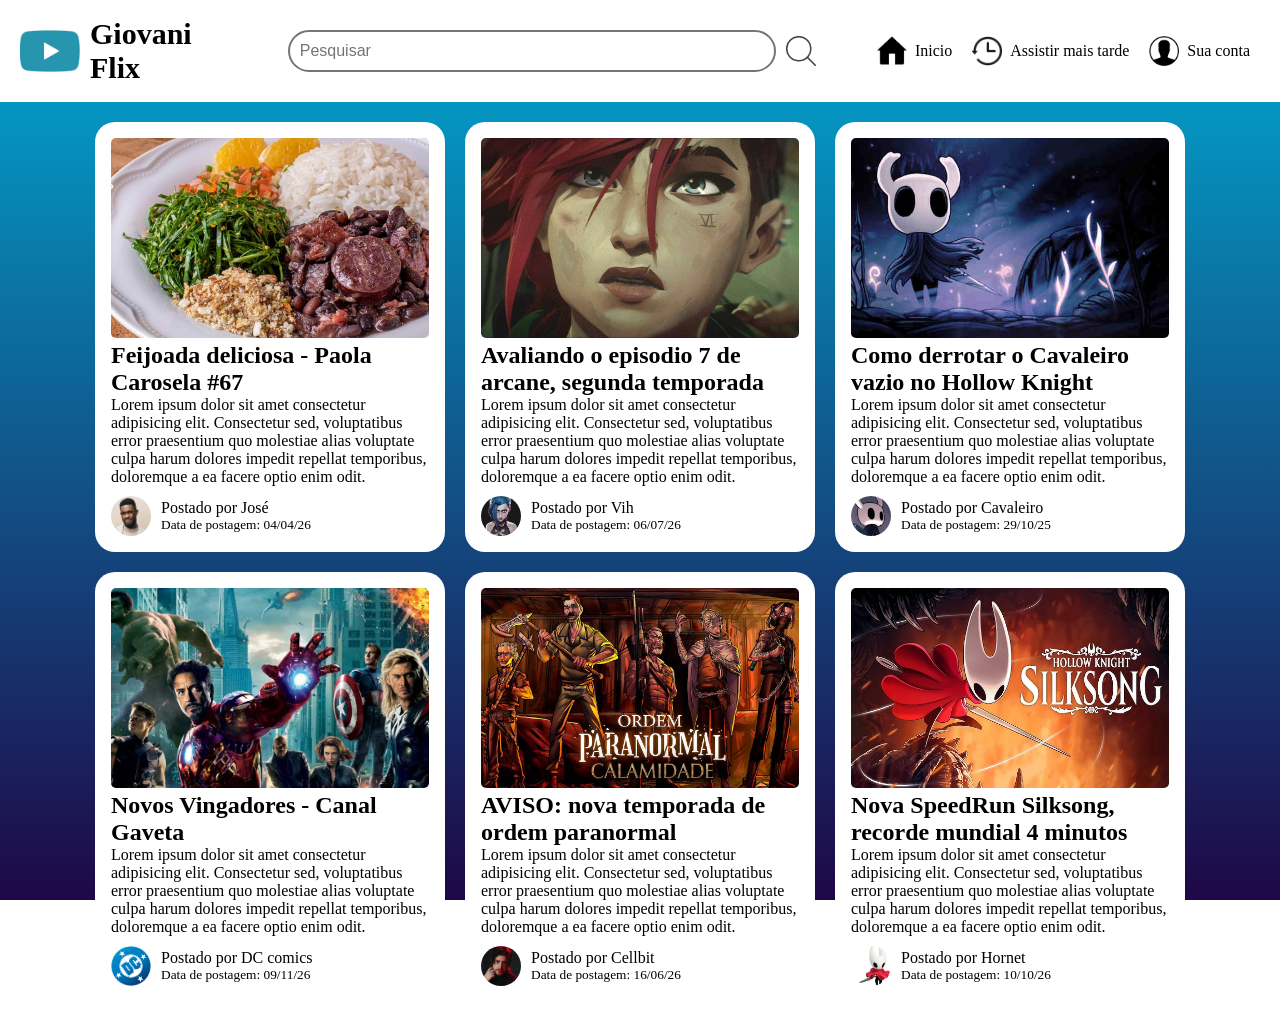
<file: index.html>
<!DOCTYPE html>
<html lang="pt-br">
<head>
    <meta charset="UTF-8">
    <meta name="viewport" content="width=device-width, initial-scale=1.0">
    <link rel="stylesheet" href="/css/estiloGeral.css">
    <title>GiovaniFlix</title>
    <link rel="shortcut icon" href="/imagens/yt_favicon.png" type="image/x-icon">
</head>
<body>
    <main>
        <div class="grid"></div>
    </main>
    <script src="/js/dados.js"></script>
    <script src="/js/video.js"></script>
    <script src="/js/header.js"></script>
</body>
</html>
</file>
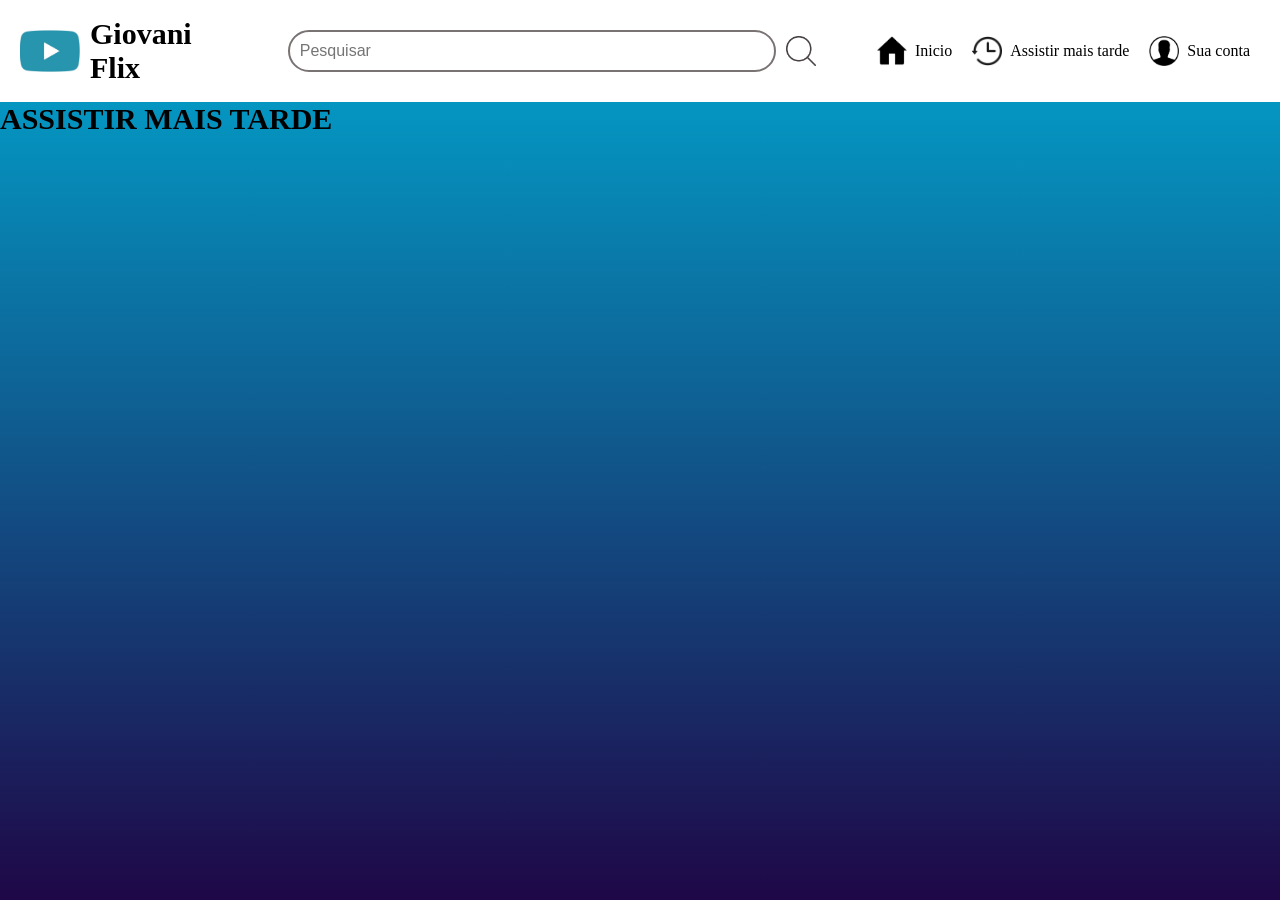
<file: paginas/assistir_mais_tarde.html>
<!DOCTYPE html>
<html lang="pt-br">
<head>
    <meta charset="UTF-8">
    <meta name="viewport" content="width=device-width, initial-scale=1.0">
    <title>assistir_mais_tarde</title>
    <link rel="stylesheet" href="../css/estiloGeral.css">
    <link rel="shortcut icon" href="../imagens/yt_favicon.jpg" type="image/x-icon">
</head>
<body>
    <h1>ASSISTIR MAIS TARDE</h1>
    <script src="/js/header.js"></script>
</body>
</html>
</file>
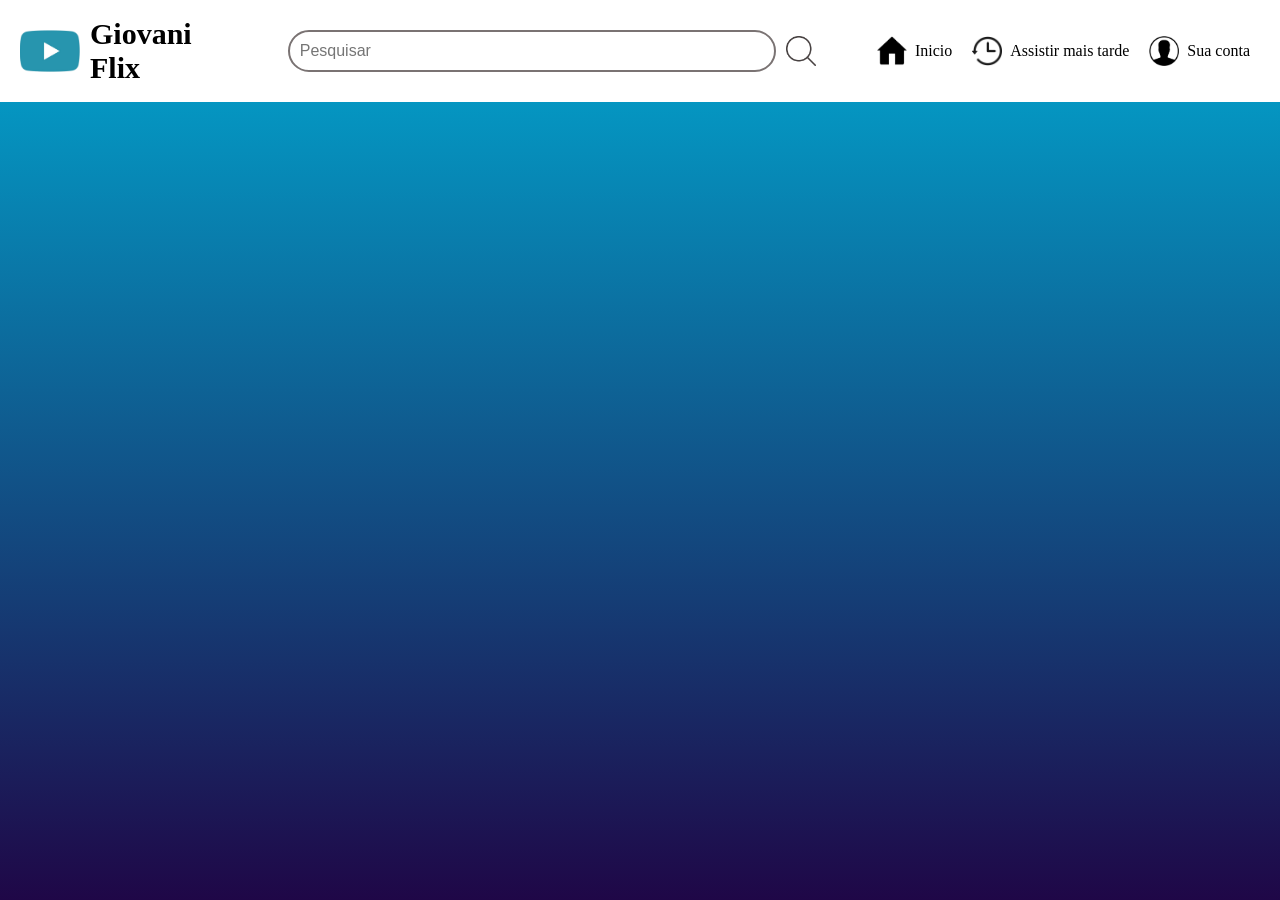
<file: paginas/busca.html>
<!DOCTYPE html>
<html lang="pt-br">
<head>
    <meta charset="UTF-8">
    <meta name="viewport" content="width=device-width, initial-scale=1.0">
    <title>Busca</title>
    <link rel="stylesheet" href="/css/estiloGeral.css">
    <link rel="shortcut icon" href="/imagens/yt_favicon.png" type="image/x-icon">
</head>
<body>
    <h2 id="titulo_busca"></h2>
    <div class="grid" id="resultado"></div>

    <script src="/js/dados.js"></script>
    <script src="/js/busca.js"></script>
    <script src="/js/header.js"></script>
</body>
</html>
</file>
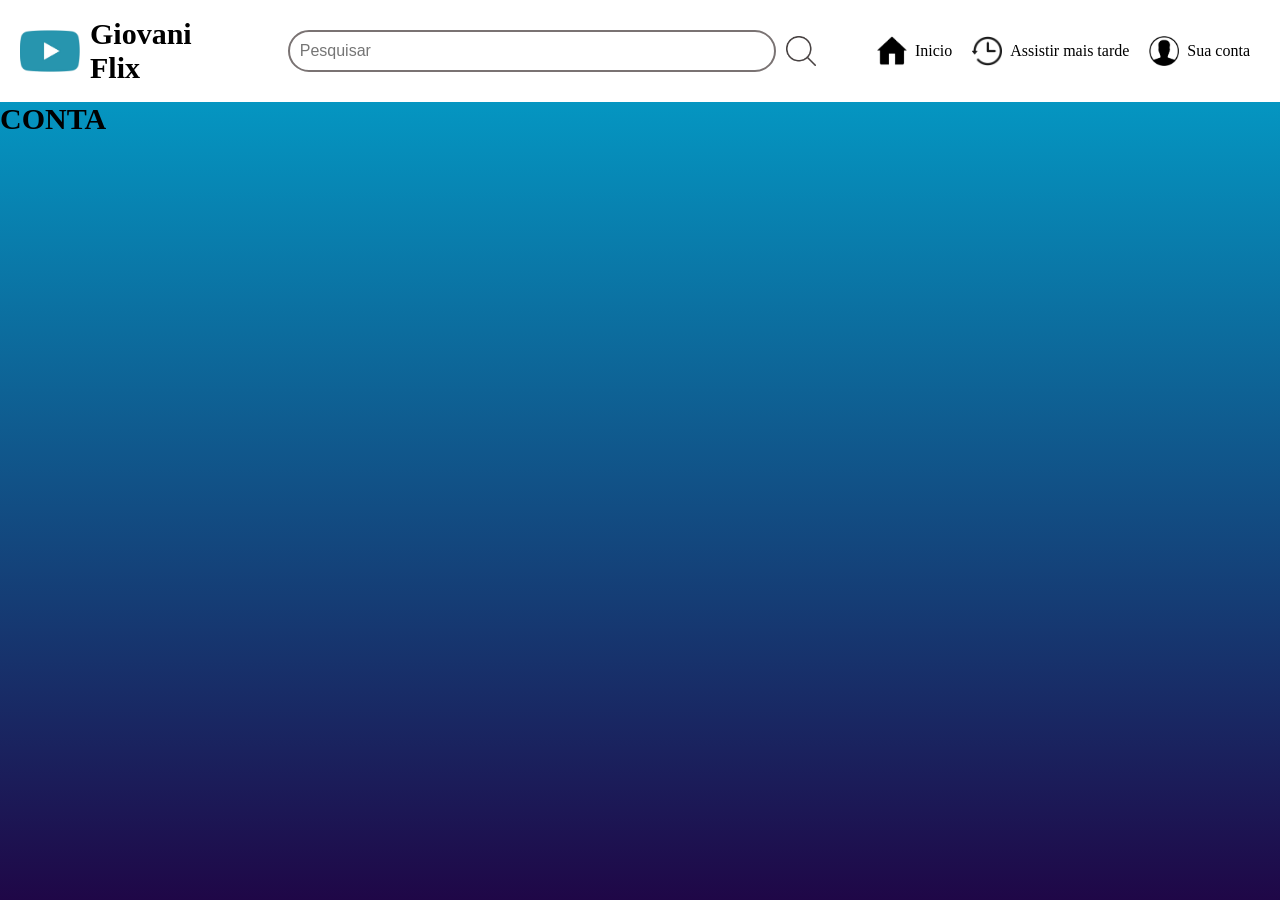
<file: paginas/conta.html>
<!DOCTYPE html>
<html lang="pt-br">
<head>
    <meta charset="UTF-8">
    <meta name="viewport" content="width=device-width, initial-scale=1.0">
    <title>Conta</title>
    <link rel="stylesheet" href="/css/estiloGeral.css">
    <link rel="shortcut icon" href="/imagens/yt_favicon.png" type="image/x-icon">
</head>
<body>
    <h1>CONTA</h1>
    <script src="/js/header.js"></script>
</body>
</html>
</file>
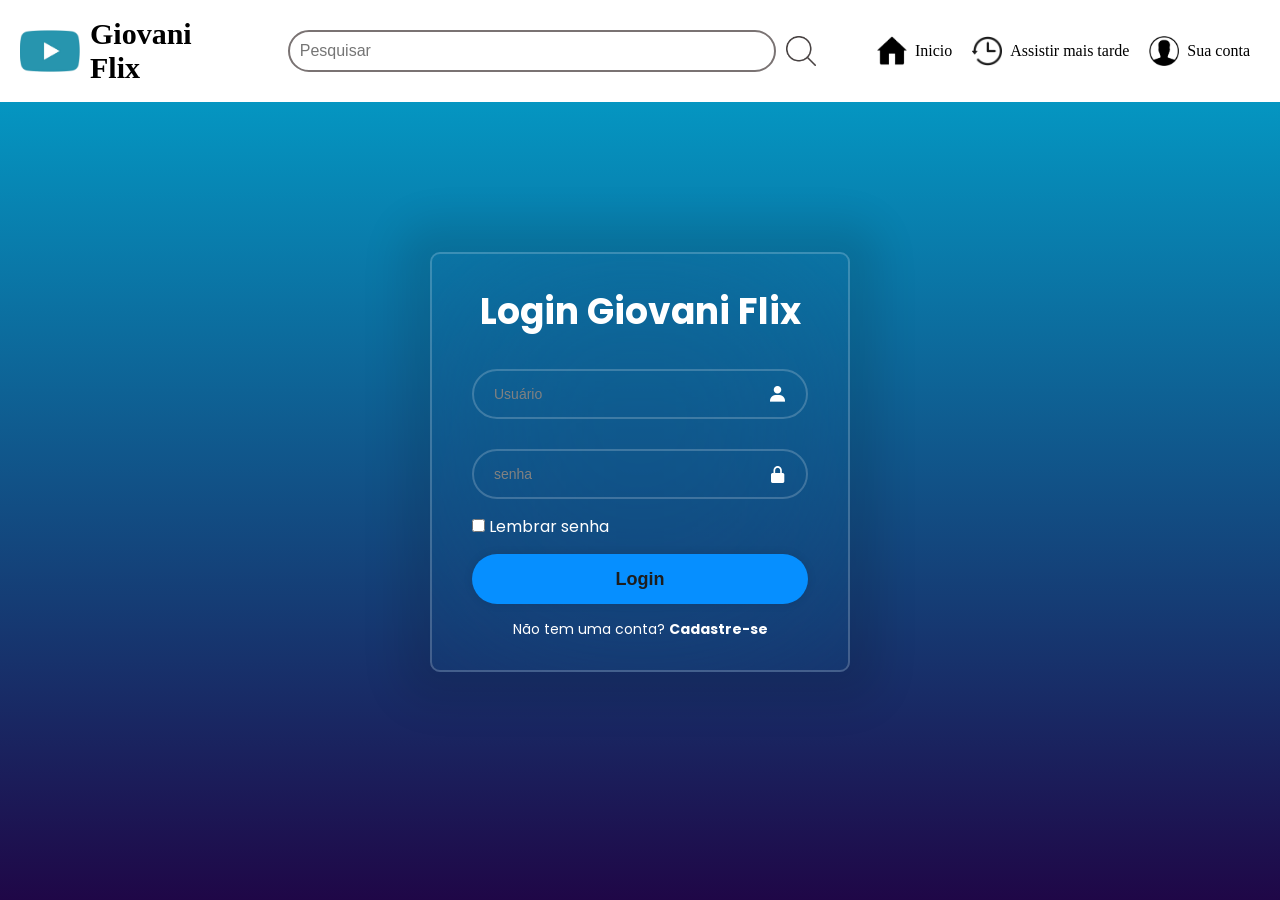
<file: paginas/login.html>
<!DOCTYPE html>
<html lang="pt-br">
<head>
    <meta charset="UTF-8">
    <meta name="viewport" content="width=device-width, initial-scale=1.0">
    <title>Conta</title>
    <link href='https://unpkg.com/boxicons@2.1.4/css/boxicons.min.css'rel='stylesheet'> 
    <link rel="stylesheet" href="/css/estiloGeral.css">
    <link rel="stylesheet" href="/css/estiloRegistro.css">
    <link rel="shortcut icon" href="/imagens/yt_favicon.png" type="image/x-icon">
</head>
<body>
    <main class="container_geral">
        <form class="container_body">
            <div class="container">
                <h1>Login Giovani Flix</h1>

                <div class="input_box">
                    <input type="email" placeholder="Usuário">
                    <i class="bx bxs-user"></i>
                </div>

                <div class="input_box">
                    <input type="password" placeholder="senha">
                    <i class="bx bxs-lock-alt"></i>
                </div>

                <div class="lembrar_senha">
                    <label for="">
                        <input type="checkbox">
                        Lembrar senha
                    </label>
                </div>

                <button type="submit" class="botao_login">Login</button>

                <div class="link_registrar">
                    <p>Não tem uma conta? <a href="cadastrar.html">Cadastre-se</a></p>
                </div>
            </div>
        </form>
    </main>
    <script src="/js/header.js"></script>
</body>
</html>
</file>
<file: css/estiloGeral.css>
*{
    margin: 0;
    padding: 0;
    box-sizing: border-box;
}

body{
    min-width: 70vw;
    font-family:Cambria, Cochin, Georgia, Times, 'Times New Roman', serif;
    color: black;
    font-size: 16px;
    /* background: linear-gradient(rgb(231, 22, 15),rgb(97, 4, 4)); */
    background: linear-gradient(rgb(1, 168, 209),rgb(31, 7, 71));
    background-attachment: fixed;
}

header{
    position: sticky;
    top: 0;
    z-index: 100;
    background-color: white;
    padding: 10px;
    display: grid;
    grid-template-columns: 1fr 3fr 1fr;
    align-items: center;
}

h1{
    font-size: 30px;
}

a {
    text-decoration: none;
    color: inherit;
}

/* HEADER */

    /* BARRA DE PESQUISA */

.barra_pesquisa{
    justify-content: center;
    display: flex;
    align-items: center;
    margin: 20px 20px;
}

.txt_pesquisa{
    padding: 10px;
    border-radius: 40px;
    font-size: 16px;
    border:  2px solid rgb(122, 115, 115);
    width: clamp(100px, 80%, 600px);
    min-width: 100px;
}

.icon_lupa{
    display: flex;
    justify-content: center;
    align-items: center;
    margin-left: 10px;
}

    /* YOUTUBE */

.logo_yt{
    justify-content: flex-start;
    margin-left: 10px;
    display: flex;
    align-items: center;
    gap: 10px;
}

/* MEME */

/* .logo_yt img{
    border: 2px solid rgb(18, 18, 112);
} */

    /* MENU LATERAL */

.menu_lateral {
    display: flex;
    padding: 0;
    justify-content: flex-end;
    gap: 20px;
    margin-right: 20px;
}

.menu_lateral li{
    display: inline-block;
}

.item_menu{
    display: flex;
    align-items: center;
    gap: 8px;
    white-space: nowrap;
}

.item_menu img{
    width: 30px;
    height: 30px;
}

/* MAIN */

.grid{
    display: flex;
    flex-wrap: wrap;
    justify-content: center;
    gap: 20px;
    padding: 20px;
}

.card{
    background-color: white;
    border-radius: 20px;
    padding: 16px;
    width: 350px;
    max-width: 100%;
    flex-shrink: 0;
}

.card img{
    width: 100%;
    height: 200px;
    border-radius: 5px;
    object-fit: cover;
}

.autor{
    display: flex;
    align-items: center;
    gap: 10px;
    margin-top: 10px;
}

.autor img{
    width: 40px;
    height: 40px;
    border-radius: 50%;
}

.info{
    display: flex;
    flex-direction: column;
}

.resultado_pesquisa, .sem_resultado{
    text-align: center;
    padding: 20px;
    opacity: 0;
    transition: 1s;
    color: white;
}

.resultado_pesquisa.visivel, .sem_resultado.visivel{
    opacity: 1;
}

.resultado_pesquisa.escondido, .sem_resultado.escondido{
    opacity: 0;
    padding: 0;
}

@media (max-width: 900px){
    .logo_yt > h1, .item_menu > span{
        display: none;
    }

    header{
        grid-template-columns: auto 1fr auto;
    }
}

@media (max-width: 430px){
    .barra_pesquisa img{
        display: none;
    }

    header{
        padding: 0;
    }

    .logo_yt img{
        width: 50px;
        max-width: 100%;
    }

    .item_menu img{
        width: 30px;
        max-width: 100%;
    }
}
</file>
<file: css/estiloRegistro.css>
@import url('https://fonts.googleapis.com/css2?family=Poppins:ital,wght@0,100;0,200;0,300;0,400;0,500;0,600;0,700;0,800;0,900;1,100;1,200;1,300;1,400;1,500;1,600;1,700;1,800;1,900&display=swap');

.container_geral{
    margin: 0;
    padding: 0;
    box-sizing: border-box;
    font-family: "Poppins", sans-serif;
}

.container_body{
    display: flex;
    justify-content: center;
    align-items: center;
    min-height: 80vh;    
}

.container{
    width: 420px;
    background-color: transparent;
    border: 2px solid rgba(255,255,255, .2);
    border-radius: 10px;
    color: #fff;
    padding: 30px 40px;
    box-shadow: 0px 0px 40px 30px rgba(0,0,0,0.1);
    backdrop-filter: blur(150px);
    margin: 30px;
}

.container > h1{
    font-size: 36px;
    text-align: center;
}

.input_box{
    position: relative;
    width: 100%;
    height: 50px;
    margin: 30px 0;
}

.input_box > input{
    width: 100%;
    height: 100%;
    background-color: transparent;
    border: 2px solid rgba(255,255,255, .2);
    outline-color: rgb(0, 140, 255);
    border-radius: 40px;
    color: #fff;
    padding: 20px 40px 20px 20px;
    font-size: 14px;
}

.input_box > input::placeholder{
    color: #818181;
}

.input_box > i{
    position: absolute;
    right: 20px;
    top: 50%;
    transform: translateY(-50%);
    font-size: 20px;
}

.lembrar_senha {
    display: flex;
    margin: -15px 0 15px;
}

.lembrar_senha > label > input{
    accent-color: rgb(0, 140, 255);
}

.botao_login{
    width: 100%;
    height: 50px;
    background-color: rgb(6, 143, 255);
    border: none;
    border-radius: 40px;
    cursor: pointer;
    box-shadow: 0px 0px 10px rgba(0,0,0,0.1);
    font-size: 18px;
    color: #1d1d1d;
    font-weight: 600;
}

.botao_login:hover{
    background-color: transparent;
    border: 2px solid rgba(255,255,255, .2);
    color: #fff;
    transition: 0.5s;
}

.link_registrar{
    font-size: 14px;
    text-align: center;
    margin-top: 15px;
}

.link_registrar a {
    font-weight: bold;
    color: white;
}

.link_registrar a:hover{
    text-decoration: underline;
}
</file>
